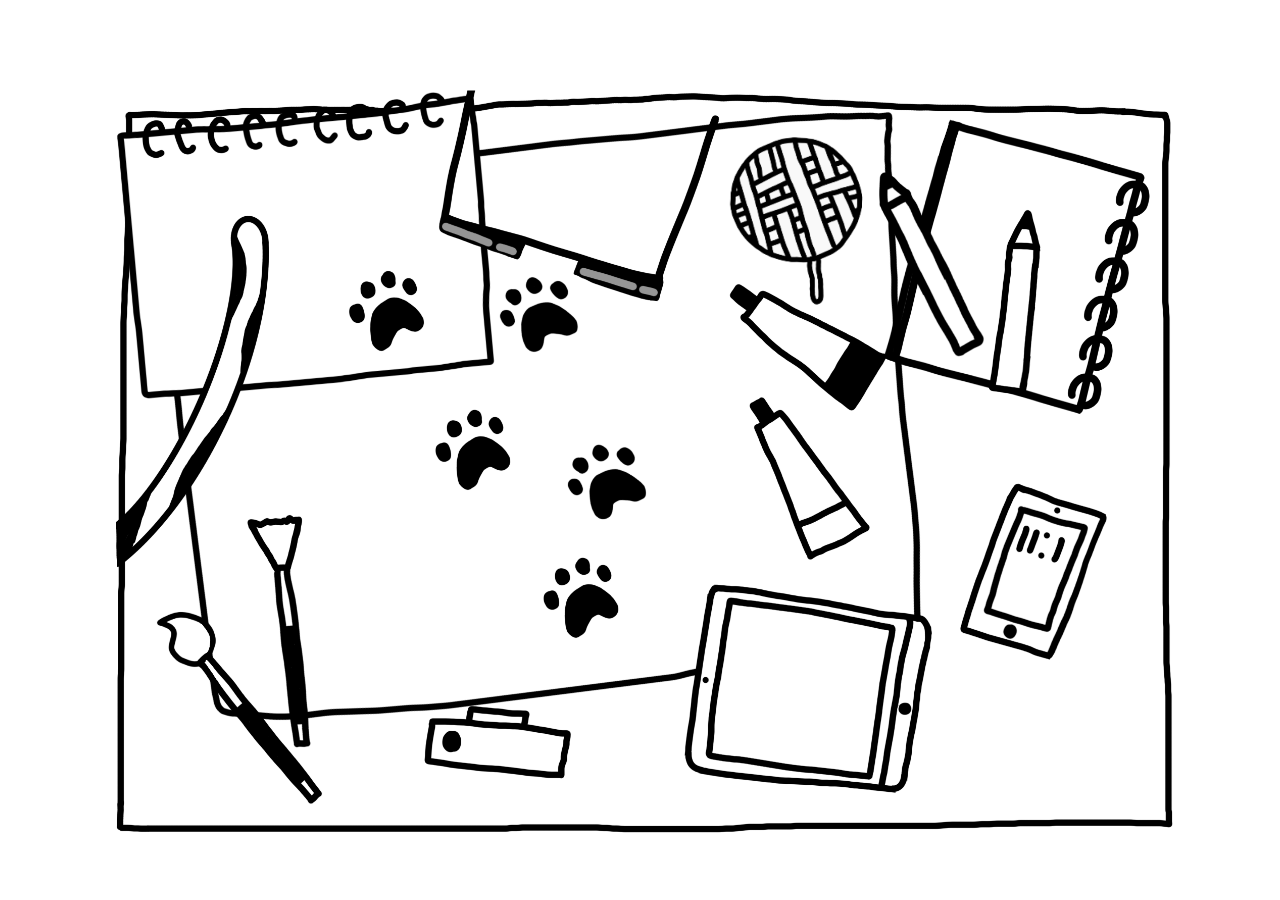
<file: index.html>
<!DOCTYPE html>
<html lang="ko">
<head>
  <meta charset="UTF-8" />
  <meta name="viewport" content="width=device-width, initial-scale=1.0" />
  <title>Doodle Portfolio</title>
  <link rel="preconnect" href="https://fonts.googleapis.com" />
  <link rel="preconnect" href="https://fonts.gstatic.com" crossorigin />
  <link href="https://fonts.googleapis.com/css2?family=Gaegu:wght@400;700&family=Caveat:wght@400;700&display=swap" rel="stylesheet" />
  <link rel="stylesheet" href="style.css" />
</head>
<body>
  <main class="scene">
    <!-- 무대: 배경이 크기를 정하고, 오브젝트 이미지들이 그 위에 겹쳐 얹힘 -->
    <div class="stage" id="stage">
      <img class="bg" src="assets/background.png" alt="책상" />
      <!-- 오브젝트 오버레이 레이어는 script.js에서 생성 -->
    </div>
  </main>
  <div class="tooltip" id="tooltip" hidden></div>
  <script src="script.js"></script>
</body>
</html>
</file>
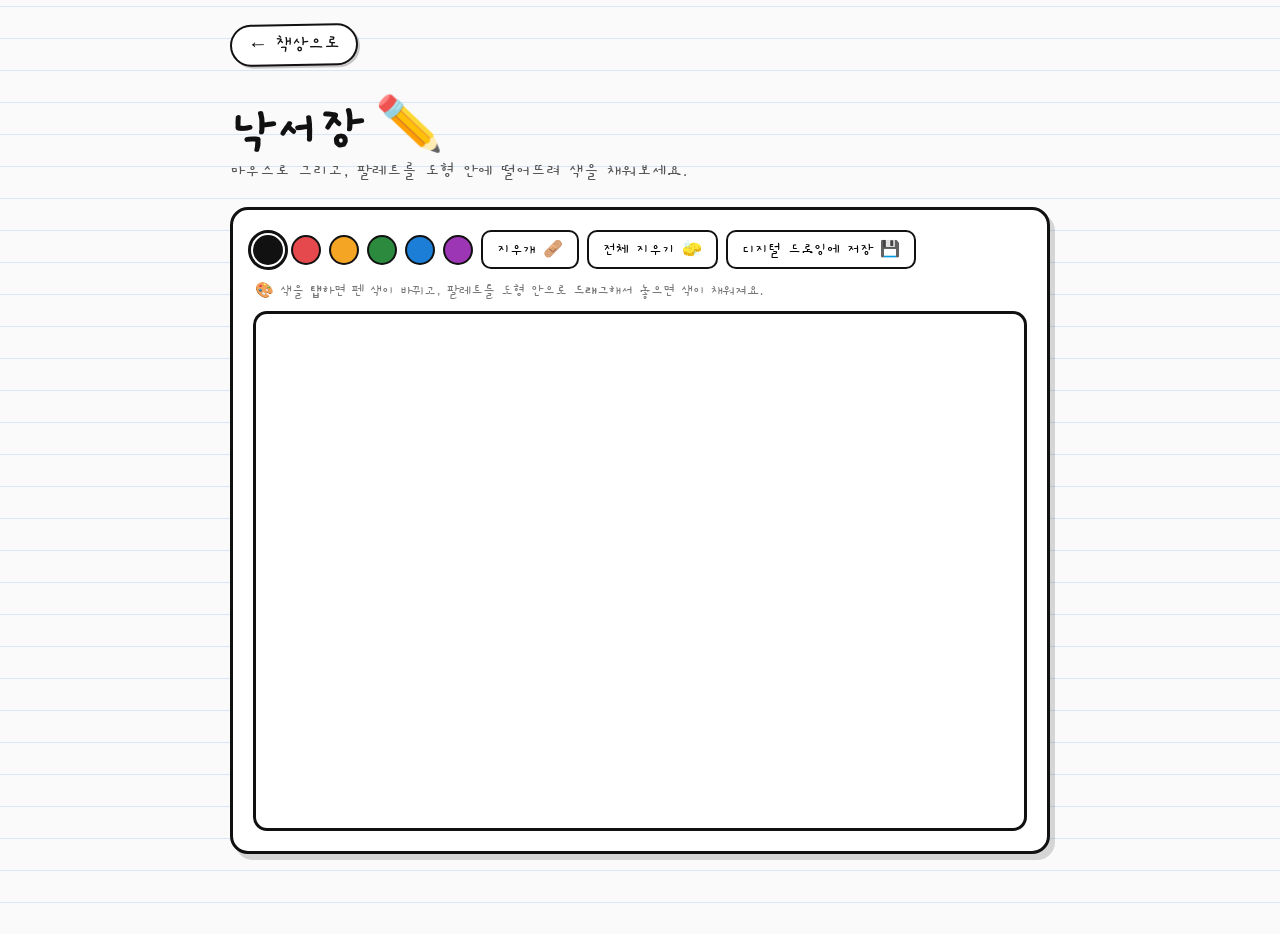
<file: sketchbook.html>
<!DOCTYPE html>
<html lang="ko">
<head>
  <meta charset="UTF-8" />
  <meta name="viewport" content="width=device-width, initial-scale=1.0" />
  <title>낙서장 ✏️</title>
  <link href="https://fonts.googleapis.com/css2?family=Gaegu:wght@400;700&family=Caveat:wght@400;700&display=swap" rel="stylesheet" />
  <link rel="stylesheet" href="pages.css" />
  <style>
    .tinyhint { font-size: 15px; color: #777; margin: 4px 2px 10px; }
    .swatch { touch-action: none; }
    #eraser.active { background: #ffe1e1; outline: 3px solid var(--ink); outline-offset: 2px; }
    .color-chip {
      position: fixed; z-index: 200; width: 30px; height: 30px; border-radius: 50%;
      border: 2px solid var(--ink); box-shadow: 2px 2px 0 rgba(0,0,0,0.25);
      transform: translate(-50%, -50%); pointer-events: none; display: none;
    }
  </style>
</head>
<body>
  <div class="wrap">
    <a class="back" href="index.html">← 책상으로</a>
    <h1>낙서장 ✏️</h1>
    <p class="sub">마우스로 그리고, 팔레트를 도형 안에 떨어뜨려 색을 채워보세요.</p>
    <div class="card">
      <div class="tools">
        <span class="swatch active" style="background:#111" data-color="#111"></span>
        <span class="swatch" style="background:#e5484d" data-color="#e5484d"></span>
        <span class="swatch" style="background:#f5a524" data-color="#f5a524"></span>
        <span class="swatch" style="background:#2b8a3e" data-color="#2b8a3e"></span>
        <span class="swatch" style="background:#1c7ed6" data-color="#1c7ed6"></span>
        <span class="swatch" style="background:#9c36b5" data-color="#9c36b5"></span>
        <button id="eraser">지우개 🩹</button>
        <button id="clear">전체 지우기 🧽</button>
        <button id="save">디지털 드로잉에 저장 💾</button>
      </div>
      <p class="tinyhint">🎨 색을 <b>탭</b>하면 펜 색이 바뀌고, 팔레트를 도형 안으로 <b>드래그</b>해서 놓으면 색이 채워져요.</p>
      <canvas id="pad" class="pad"></canvas>
    </div>
  </div>
  <div class="color-chip" id="chip"></div>
  <script src="storage.js"></script>
  <script>
    const canvas = document.getElementById("pad");
    const ctx = canvas.getContext("2d", { willReadFrequently: true });
    let color = "#111", drawing = false, eraser = false, dpr = 1;

    function fit() {
      const r = canvas.getBoundingClientRect();
      dpr = window.devicePixelRatio || 1;
      canvas.width = r.width * dpr; canvas.height = r.height * dpr;
      ctx.setTransform(dpr, 0, 0, dpr, 0, 0);
      ctx.lineCap = "round"; ctx.lineJoin = "round";
    }
    fit();
    window.addEventListener("resize", fit);

    /* ---- 그리기 / 지우개 ---- */
    const pos = (e) => { const r = canvas.getBoundingClientRect(); return { x: e.clientX - r.left, y: e.clientY - r.top }; };
    canvas.addEventListener("pointerdown", (e) => {
      drawing = true;
      const p = pos(e);
      ctx.beginPath(); ctx.moveTo(p.x, p.y);
      applyStrokeStyle();
      ctx.lineTo(p.x + 0.01, p.y); ctx.stroke(); // 점 찍기
    });
    canvas.addEventListener("pointermove", (e) => {
      if (!drawing) return;
      const p = pos(e);
      ctx.lineTo(p.x, p.y); ctx.stroke();
    });
    const stop = () => { drawing = false; ctx.globalCompositeOperation = "source-over"; };
    canvas.addEventListener("pointerup", stop);
    canvas.addEventListener("pointerleave", stop);
    function applyStrokeStyle() {
      if (eraser) {
        ctx.globalCompositeOperation = "destination-out";
        ctx.strokeStyle = "rgba(0,0,0,1)";
        ctx.lineWidth = 20;
      } else {
        ctx.globalCompositeOperation = "source-over";
        ctx.strokeStyle = color;
        ctx.lineWidth = 4;
      }
    }

    /* ---- 팔레트: 탭 = 펜 색 선택 / 드래그 = 색 채우기 ---- */
    const chip = document.getElementById("chip");
    let start = null, dragging = false;
    function selectColor(sw) {
      color = sw.dataset.color; setEraser(false);
      document.querySelectorAll(".swatch").forEach((x) => x.classList.remove("active"));
      sw.classList.add("active");
    }
    document.querySelectorAll(".swatch").forEach((sw) => {
      sw.addEventListener("pointerdown", (e) => {
        e.preventDefault();
        start = { x: e.clientX, y: e.clientY, color: sw.dataset.color, sw };
        dragging = false;
        try { sw.setPointerCapture(e.pointerId); } catch (_) {}
      });
      sw.addEventListener("pointermove", (e) => {
        if (!start) return;
        if (!dragging && Math.hypot(e.clientX - start.x, e.clientY - start.y) > 6) {
          dragging = true;
          chip.style.background = start.color; chip.style.display = "block";
        }
        if (dragging) { chip.style.left = e.clientX + "px"; chip.style.top = e.clientY + "px"; }
      });
      sw.addEventListener("pointerup", (e) => {
        if (start) {
          if (dragging) {
            chip.style.display = "none";
            const r = canvas.getBoundingClientRect();
            if (e.clientX >= r.left && e.clientX <= r.right && e.clientY >= r.top && e.clientY <= r.bottom) {
              floodFill(Math.round((e.clientX - r.left) * dpr), Math.round((e.clientY - r.top) * dpr), start.color);
            }
          } else {
            selectColor(start.sw);
          }
        }
        start = null; dragging = false;
      });
    });

    /* ---- 색 채우기 (플러드 필) ---- */
    function hexToRgb(h) {
      const n = parseInt(h.slice(1), 16);
      return { r: (n >> 16) & 255, g: (n >> 8) & 255, b: n & 255 };
    }
    function floodFill(sx, sy, hex) {
      const w = canvas.width, h = canvas.height;
      if (sx < 0 || sy < 0 || sx >= w || sy >= h) return;
      const img = ctx.getImageData(0, 0, w, h), d = img.data;
      const at = (x, y) => (y * w + x) * 4;
      const s = at(sx, sy);
      const tr = d[s], tg = d[s + 1], tb = d[s + 2], ta = d[s + 3];
      const f = hexToRgb(hex), tol = 60;
      if (Math.abs(tr - f.r) < 20 && Math.abs(tg - f.g) < 20 && Math.abs(tb - f.b) < 20 && ta > 240) return;
      const match = (i) => Math.abs(d[i] - tr) <= tol && Math.abs(d[i + 1] - tg) <= tol && Math.abs(d[i + 2] - tb) <= tol && Math.abs(d[i + 3] - ta) <= tol;
      const stack = [[sx, sy]];
      while (stack.length) {
        const [x, y] = stack.pop();
        if (x < 0 || y < 0 || x >= w || y >= h) continue;
        const i = at(x, y);
        if (!match(i)) continue;
        d[i] = f.r; d[i + 1] = f.g; d[i + 2] = f.b; d[i + 3] = 255;
        stack.push([x + 1, y], [x - 1, y], [x, y + 1], [x, y - 1]);
      }
      ctx.putImageData(img, 0, 0);
    }

    /* ---- 버튼 ---- */
    function setEraser(on) {
      eraser = on;
      document.getElementById("eraser").classList.toggle("active", on);
    }
    document.getElementById("eraser").addEventListener("click", () => setEraser(!eraser));
    document.getElementById("clear").addEventListener("click", () => {
      ctx.save(); ctx.setTransform(1, 0, 0, 1, 0, 0);
      ctx.clearRect(0, 0, canvas.width, canvas.height); ctx.restore();
    });
    document.getElementById("save").addEventListener("click", () => {
      if (saveDrawingFromCanvas(canvas, "낙서장")) showToast("저장됐어요! 디지털 드로잉에서 볼 수 있어요 🎨");
    });
  </script>
</body>
</html>
</file>
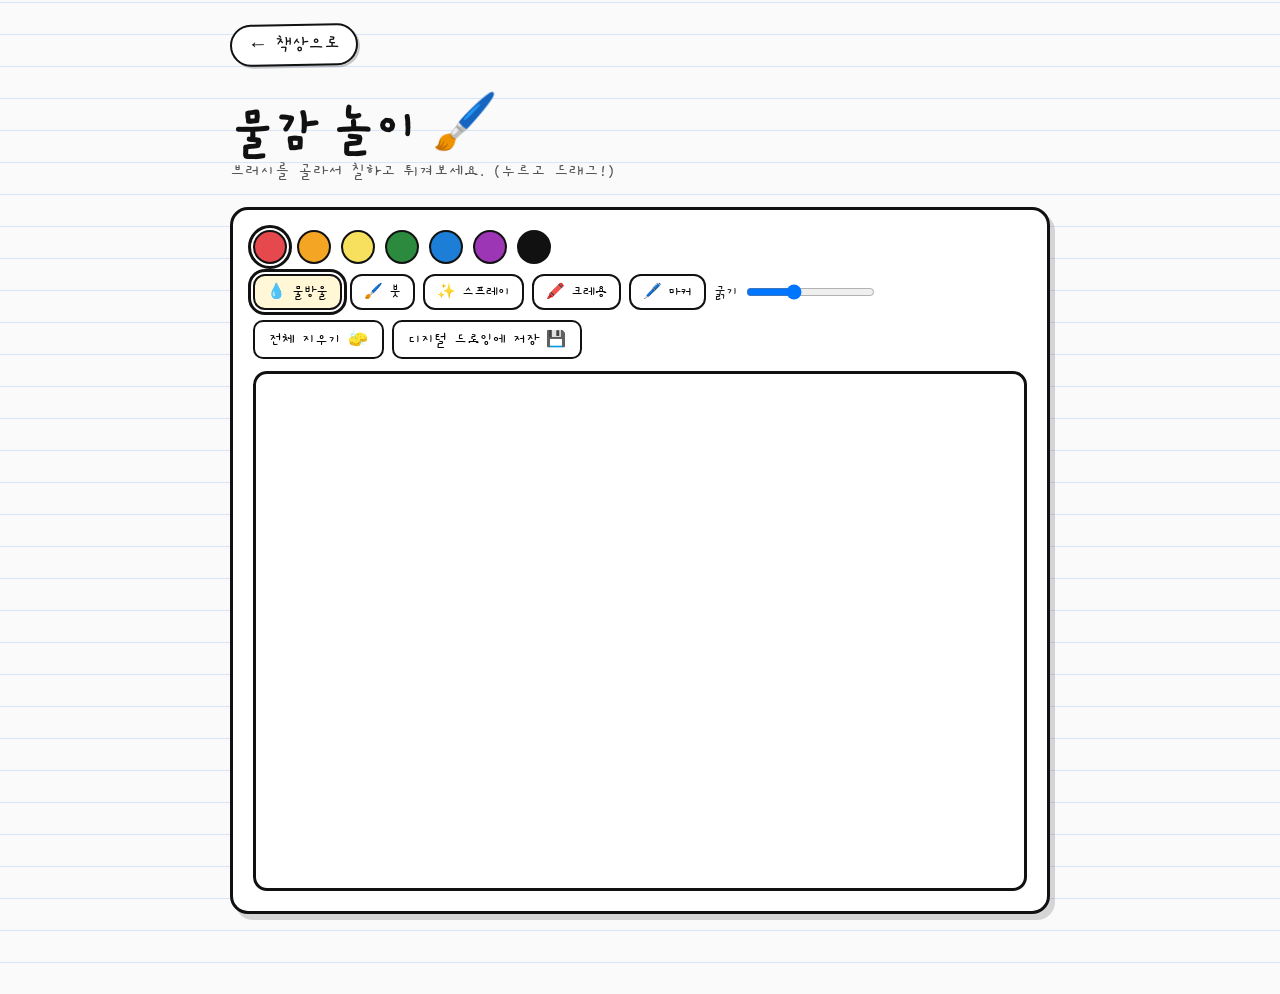
<file: watercolor.html>
<!DOCTYPE html>
<html lang="ko">
<head>
  <meta charset="UTF-8" />
  <meta name="viewport" content="width=device-width, initial-scale=1.0" />
  <title>물감 놀이 🖌️</title>
  <link href="https://fonts.googleapis.com/css2?family=Gaegu:wght@400;700&family=Caveat:wght@400;700&display=swap" rel="stylesheet" />
  <link rel="stylesheet" href="pages.css" />
  <style>
    .paintwrap { position: relative; }
    canvas.paint { width: 100%; height: min(60vh, 520px); background: #fff; border: 3px solid var(--ink); border-radius: 14px; display: block; cursor: crosshair; touch-action: none; }
    .palette { display: flex; gap: 10px; margin-bottom: 10px; flex-wrap: wrap; align-items: center; }
    .dot { width: 34px; height: 34px; border-radius: 50%; border: 2px solid var(--ink); cursor: pointer; }
    .dot.active { outline: 3px solid var(--ink); outline-offset: 2px; }
    .brushes { display: flex; gap: 8px; flex-wrap: wrap; align-items: center; margin-bottom: 10px; }
    .brush { font-family: inherit; cursor: pointer; border: 2px solid var(--ink); border-radius: 12px; background: #fff; padding: 6px 12px; font-size: 15px; }
    .brush.active { background: #fff7d6; outline: 3px solid var(--ink); outline-offset: 2px; }
    .sizewrap { display: flex; align-items: center; gap: 6px; font-size: 15px; }
    .tools button { font-family: inherit; cursor: pointer; border: 2px solid var(--ink); border-radius: 10px; background: #fff; padding: 7px 14px; font-size: 16px; }
  </style>
</head>
<body>
  <div class="wrap">
    <a class="back" href="index.html">← 책상으로</a>
    <h1>물감 놀이 🖌️</h1>
    <p class="sub">브러시를 골라서 칠하고 튀겨보세요. (누르고 드래그!)</p>
    <div class="card">
      <div class="tools palette" id="palette"></div>
      <div class="brushes" id="brushes">
        <button class="brush active" data-brush="splat">💧 물방울</button>
        <button class="brush" data-brush="brush">🖌️ 붓</button>
        <button class="brush" data-brush="spray">✨ 스프레이</button>
        <button class="brush" data-brush="crayon">🖍️ 크레용</button>
        <button class="brush" data-brush="marker">🖊️ 마커</button>
        <label class="sizewrap">굵기 <input type="range" id="size" min="6" max="46" value="20" /></label>
      </div>
      <div class="tools">
        <button id="clear">전체 지우기 🧽</button>
        <button id="save">디지털 드로잉에 저장 💾</button>
      </div>
      <div class="paintwrap"><canvas id="paint" class="paint"></canvas></div>
    </div>
  </div>
  <script src="storage.js"></script>
  <script>
    const COLORS = ["#e5484d", "#f5a524", "#f6e05e", "#2b8a3e", "#1c7ed6", "#9c36b5", "#111"];
    const canvas = document.getElementById("paint");
    const ctx = canvas.getContext("2d");
    let color = COLORS[0], brush = "splat", size = 20;
    let dpr = 1, down = false, hx = 0, hy = 0, lastX = 0, lastY = 0;

    function fit() {
      const r = canvas.getBoundingClientRect();
      dpr = window.devicePixelRatio || 1;
      canvas.width = r.width * dpr; canvas.height = r.height * dpr;
      ctx.setTransform(dpr, 0, 0, dpr, 0, 0);
    }
    fit(); window.addEventListener("resize", fit);

    /* 팔레트 */
    const palette = document.getElementById("palette");
    COLORS.forEach((c, i) => {
      const d = document.createElement("div");
      d.className = "dot" + (i === 0 ? " active" : "");
      d.style.background = c;
      d.addEventListener("click", () => { color = c; palette.querySelectorAll(".dot").forEach((x) => x.classList.remove("active")); d.classList.add("active"); });
      palette.appendChild(d);
    });
    /* 브러시 선택 */
    document.querySelectorAll(".brush").forEach((b) => b.addEventListener("click", () => {
      brush = b.dataset.brush;
      document.querySelectorAll(".brush").forEach((x) => x.classList.remove("active"));
      b.classList.add("active");
    }));
    document.getElementById("size").addEventListener("input", (e) => { size = +e.target.value; });

    /* ---- 브러시별 그리기 ---- */
    function dab(x, y, r, alpha) {
      ctx.save(); ctx.globalAlpha = alpha; ctx.fillStyle = color;
      ctx.beginPath(); ctx.arc(x, y, r, 0, Math.PI * 2); ctx.fill(); ctx.restore();
    }
    function splat(x, y, radius) {
      ctx.save(); ctx.fillStyle = color; ctx.globalAlpha = 0.85; ctx.beginPath();
      const pts = 14;
      for (let i = 0; i <= pts; i++) {
        const a = (i / pts) * Math.PI * 2, rr = radius * (0.7 + Math.random() * 0.6);
        const px = x + Math.cos(a) * rr, py = y + Math.sin(a) * rr;
        i === 0 ? ctx.moveTo(px, py) : ctx.lineTo(px, py);
      }
      ctx.closePath(); ctx.fill();
      const n = 6 + Math.floor(Math.random() * 6);
      for (let i = 0; i < n; i++) {
        const ang = Math.random() * Math.PI * 2, dist = radius + Math.random() * radius * 3;
        ctx.beginPath();
        ctx.arc(x + Math.cos(ang) * dist, y + Math.sin(ang) * dist, 1 + Math.random() * radius * 0.35, 0, Math.PI * 2);
        ctx.fill();
      }
      ctx.restore();
    }
    function spray(x, y) {
      const n = 18 + Math.floor(size);
      for (let i = 0; i < n; i++) {
        const a = Math.random() * Math.PI * 2, d = Math.random() * size * 1.4;
        dab(x + Math.cos(a) * d, y + Math.sin(a) * d, 0.6 + Math.random() * 1.6, 0.5);
      }
    }
    // 두 점 사이를 촘촘히 채워 부드러운 획
    function along(x0, y0, x1, y1, step, draw) {
      const dist = Math.hypot(x1 - x0, y1 - y0);
      const n = Math.max(1, Math.floor(dist / step));
      for (let i = 0; i <= n; i++) { const t = i / n; draw(x0 + (x1 - x0) * t, y0 + (y1 - y0) * t); }
    }
    function stroke(x0, y0, x1, y1) {
      if (brush === "brush") {
        along(x0, y0, x1, y1, Math.max(1, size / 6), (x, y) => dab(x, y, size / 2, 0.35));
      } else if (brush === "marker") {
        ctx.save(); ctx.globalAlpha = 0.9; ctx.strokeStyle = color;
        ctx.lineCap = "round"; ctx.lineJoin = "round"; ctx.lineWidth = size * 0.7;
        ctx.beginPath(); ctx.moveTo(x0, y0); ctx.lineTo(x1, y1); ctx.stroke(); ctx.restore();
      } else if (brush === "crayon") {
        along(x0, y0, x1, y1, Math.max(1, size / 8), (x, y) => {
          for (let k = 0; k < 5; k++) {
            const a = Math.random() * Math.PI * 2, rr = Math.random() * size * 0.5;
            dab(x + Math.cos(a) * rr, y + Math.sin(a) * rr, size * 0.12, 0.25);
          }
        });
      } else if (brush === "spray") {
        along(x0, y0, x1, y1, Math.max(2, size / 3), (x, y) => spray(x, y));
      }
    }

    const pos = (e) => { const r = canvas.getBoundingClientRect(); return { x: e.clientX - r.left, y: e.clientY - r.top }; };
    canvas.addEventListener("pointerdown", (e) => {
      const p = pos(e); down = true; hx = lastX = p.x; hy = lastY = p.y;
      if (brush === "splat") splat(p.x, p.y, size * 0.9);
      else if (brush === "spray") spray(p.x, p.y);
      else stroke(p.x, p.y, p.x + 0.01, p.y);
    });
    canvas.addEventListener("pointermove", (e) => {
      const p = pos(e); hx = p.x; hy = p.y;
      if (down && brush !== "splat") { stroke(lastX, lastY, p.x, p.y); }
      lastX = p.x; lastY = p.y;
    });
    const stop = () => (down = false);
    canvas.addEventListener("pointerup", stop);
    canvas.addEventListener("pointerleave", stop);
    // 물방울: 누르고 있으면 계속 번짐
    setInterval(() => { if (down && brush === "splat") splat(hx, hy, size * 0.5 + Math.random() * size * 0.4); }, 90);

    document.getElementById("clear").addEventListener("click", () => {
      ctx.save(); ctx.setTransform(1, 0, 0, 1, 0, 0);
      ctx.clearRect(0, 0, canvas.width, canvas.height); ctx.restore();
    });
    document.getElementById("save").addEventListener("click", () => {
      if (saveDrawingFromCanvas(canvas, "물감놀이")) showToast("저장됐어요! 디지털 드로잉에서 볼 수 있어요 🎨");
    });
  </script>
</body>
</html>
</file>
<file: style.css>
:root { --ink: #111; --paper: #fdfcf8; }
* { box-sizing: border-box; }
html, body { margin: 0; min-height: 100%; font-family: "Gaegu", "Caveat", sans-serif; color: var(--ink); background: #fff; }

.scene { min-height: 100vh; display: flex; align-items: center; justify-content: center; padding: 2vh 2vw; }

/* ===== 무대: 배경 이미지가 크기를 결정 =====
   배경 비율 2360:1640(≈1.44:1). 가로(vw)뿐 아니라 세로(vh)에도 맞춰
   전체가 화면에 들어오게 함 → 핸드폰 가로모드에서도 잘림 없이 보임 */
.stage { position: relative; display: inline-block; width: min(96vw, calc(92vh * 1.44), 1200px); line-height: 0;
  /* 고양이·꼬리가 책상(background.png 그린 영역) 밖으로 삐져나오면 잘리게 */
  clip-path: inset(6.6% 5% 3.5% 5.8%); }
@supports (height: 100dvh) {
  .stage { width: min(96vw, calc(92dvh * 1.44), 1200px); }
}
.bg { display: block; width: 100%; height: auto; user-select: none; -webkit-user-drag: none; }

/* 오브젝트 오버레이: 전부 배경과 같은 크기로 겹쳐 얹힘. 클릭 판정은 JS가 픽셀로 처리 */
.layer {
  position: absolute; inset: 0; width: 100%; height: 100%;
  pointer-events: none; user-select: none; -webkit-user-drag: none;
  transition: transform .15s ease, filter .15s ease;
  transform-origin: center;
}
.layer.hot { filter: drop-shadow(0 4px 6px rgba(0,0,0,0.28)); }

/* 꼬리: 평소 부드럽게 살랑살랑 (회전축 = 꼬리 밑동) */
.layer.sway { transform-origin: 7.3% 64%; animation: sway 3.4s ease-in-out infinite; }
/* 클릭 반응: 흔들림이 잠깐 빨라짐 */
.layer.sway.excited { animation-duration: 0.4s; }
/* 고양이가 나와 있는 동안 꼬리는 숨김 */
.layer.sway.cat-out { opacity: 0; transition: opacity .2s ease; }
@keyframes sway {
  0%, 100% { transform: rotate(-3deg); }
  50%      { transform: rotate(3.5deg); }
}
@media (prefers-reduced-motion: reduce) { .layer.sway { animation: none; } }

/* 고양이: tail 클릭 시 왼쪽에서 통통 튀어나옴 */
.cat-pop {
  position: absolute; inset: 0; width: 100%; height: 100%;
  object-fit: contain; pointer-events: none;
  opacity: 0; transform: translateX(-11%) scale(0.94); transform-origin: 8% 62%;
  transition: transform .5s cubic-bezier(.34, 1.56, .64, 1), opacity .28s ease;
}
.cat-pop.show { opacity: 1; transform: translateX(0) scale(1); }

/* 클릭 캡처용 투명 오버레이 (stage 전체를 덮음) */
.hit { position: absolute; inset: 0; cursor: default; touch-action: none; }

/* 마우스 올린 오브젝트 이름표 */
.tooltip {
  position: fixed; z-index: 60; pointer-events: none;
  background: var(--paper); color: var(--ink);
  font-family: "Gaegu", sans-serif; font-size: 18px; line-height: 1.2;
  padding: 4px 12px; border: 2px solid var(--ink);
  border-radius: 14px 14px 14px 2px; box-shadow: 2px 2px 0 rgba(0,0,0,0.2);
  transform: translate(-50%, -130%) rotate(-3deg); white-space: nowrap;
}
.tooltip[hidden] { display: none; }

/* ===== 연필 그리기 ===== */
/* 오른쪽 위 세로 연필 클릭 영역 */
.pencil-hotspot { position: absolute; left: 76%; top: 20%; width: 10%; height: 28%; background: transparent; border: none; padding: 0; cursor: pointer; z-index: 6; }
/* 그림이 그려지는 캔버스 (평소 클릭 통과, 그리기 모드에서만 활성) */
.draw-layer { position: absolute; inset: 0; width: 100%; height: 100%; z-index: 8; pointer-events: none; }
.draw-layer.active { pointer-events: auto; cursor: none; touch-action: none; }
/* 연필 든 손 커서 */
.pencil-cursor { position: fixed; top: 0; left: 0; z-index: 300; pointer-events: none; display: none; filter: drop-shadow(0 3px 3px rgba(0,0,0,0.2)); }
.pencil-cursor.on { display: block; }
/* 그리기 툴바 */
.draw-toolbar { position: fixed; left: 50%; bottom: 22px; transform: translateX(-50%); z-index: 320; display: none; gap: 8px; }
.draw-toolbar.on { display: flex; }
.draw-toolbar button { font-family: "Gaegu", sans-serif; font-size: 16px; cursor: pointer; border: 2px solid var(--ink); border-radius: 12px; background: #fff; padding: 8px 16px; box-shadow: 2px 2px 0 rgba(0,0,0,0.2); }
.draw-toolbar button:hover { background: #fee75c; }

/* ===== 붓칠(브러시) ===== */
.brush-hotspot { position: absolute; background: transparent; border: none; padding: 0; cursor: pointer; z-index: 6; }
.brush-layer { position: absolute; inset: 0; width: 100%; height: 100%; z-index: 9; pointer-events: none; }
.brush-layer.active { pointer-events: auto; cursor: none; touch-action: none; }
.brush-cursor { position: fixed; top: 0; left: 0; z-index: 300; pointer-events: none; display: none; filter: drop-shadow(0 3px 3px rgba(0,0,0,0.2)); }
.brush-cursor.on { display: block; }
/* 오른쪽에서 튀어나오는 팔레트 */
.brush-palette { position: fixed; top: 15%; right: 1.5vw; width: min(300px, 34vw); z-index: 250;
  transform: translateX(122%); opacity: 0; transition: transform .5s cubic-bezier(.34,1.5,.55,1), opacity .35s ease; pointer-events: none; }
.brush-palette.on { transform: translateX(0); opacity: 1; pointer-events: auto; }
.pal-img { width: 100%; height: auto; display: block; pointer-events: none; user-select: none; -webkit-user-drag: none; }
.pal-well { position: absolute; width: 13%; height: 13%; border-radius: 50%; transform: translate(-50%,-50%);
  border: 2px solid rgba(0,0,0,0.55); cursor: pointer; box-shadow: 0 1px 2px rgba(0,0,0,0.3); }
.pal-well.sel { outline: 3px solid var(--ink); outline-offset: 2px; }
.brush-toolbar { position: fixed; left: 50%; bottom: 22px; transform: translateX(-50%); z-index: 320; display: none; gap: 8px; align-items: center; }
.brush-toolbar.on { display: flex; }
.brush-toolbar button { font-family: "Gaegu", sans-serif; font-size: 16px; cursor: pointer; border: 2px solid var(--ink); border-radius: 12px; background: #fff; padding: 8px 14px; box-shadow: 2px 2px 0 rgba(0,0,0,0.2); }
.brush-toolbar button.sel { background: #fff7d6; }
.brush-toolbar button:hover { background: #fee75c; }
.brush-swatch { width: 22px; height: 22px; border-radius: 50%; border: 2px solid var(--ink); box-shadow: inset 0 0 0 2px #fff; }

/* ===== 발자국 → 잉크 고양이 ===== */
.paw-hotspot { position: absolute; background: transparent; border: none; padding: 0; cursor: pointer; z-index: 6; }
.ink-cat { position: absolute; width: 17%; height: auto; opacity: 0; pointer-events: none; z-index: 7;
  transition: transform .45s cubic-bezier(.34, 1.56, .64, 1), opacity .3s ease; user-select: none; -webkit-user-drag: none; }
</file>
<file: pages.css>
:root { --ink: #111; --paper: #fdfcf8; }
* { box-sizing: border-box; }
html, body { margin: 0; min-height: 100%; font-family: "Gaegu", "Caveat", sans-serif; color: var(--ink);
  background:
    linear-gradient(0deg, rgba(0,0,0,0.02), rgba(0,0,0,0.02)),
    repeating-linear-gradient(0deg, #fff, #fff 31px, #dbeafe 31px, #dbeafe 32px);
}
.wrap { max-width: 860px; margin: 0 auto; padding: 24px 20px 80px; }

.back {
  display: inline-flex; align-items: center; gap: 6px;
  font-family: inherit; font-size: 20px; text-decoration: none; color: var(--ink);
  border: 2px solid var(--ink); background: #fff; border-radius: 999px;
  padding: 6px 16px; box-shadow: 2px 2px 0 rgba(0,0,0,0.2); transform: rotate(-1deg);
}
.back:hover { background: #fee75c; }

h1 { font-family: "Caveat", "Gaegu", cursive; font-size: clamp(34px, 6vw, 54px); margin: 18px 0 4px; transform: rotate(-1.5deg); }
.sub { font-size: 18px; color: #555; margin: 0 0 24px; }

/* 손그림 카드 */
.card { background: #fff; border: 3px solid var(--ink); border-radius: 18px; box-shadow: 5px 6px 0 rgba(0,0,0,0.15); padding: 20px; }

/* 채팅 */
.phone { max-width: 340px; margin: 0 auto; background: #111; border-radius: 40px; padding: 18px 12px 26px; }
.screen { background: #cfe9d8; border-radius: 28px; padding: 16px 12px; min-height: 460px; display: flex; flex-direction: column; gap: 10px; }
.cname { text-align: center; font-weight: 700; color: #2b5c3f; }
.bubble { max-width: 78%; padding: 9px 13px; border-radius: 16px; font-size: 17px; line-height: 1.3; }
.them { align-self: flex-start; background: #fff; border-bottom-left-radius: 4px; }
.me { align-self: flex-end; background: #fee75c; border-bottom-right-radius: 4px; }

/* 갤러리 */
.grid { display: grid; grid-template-columns: repeat(auto-fill, minmax(200px, 1fr)); gap: 18px; }
figure { margin: 0; background: #fff; border: 3px solid var(--ink); border-radius: 12px; padding: 10px 10px 8px;
  transform: rotate(var(--t, -1deg)); box-shadow: 4px 4px 0 rgba(0,0,0,0.15); }
figure:nth-child(even) { --t: 1.5deg; }
.thumb { width: 100%; aspect-ratio: 4/3; border-radius: 6px; display: flex; align-items: center; justify-content: center;
  color: #999; font-size: 15px; text-align: center;
  background: repeating-linear-gradient(45deg,#f2f2f2,#f2f2f2 10px,#e8e8e8 10px,#e8e8e8 20px); }
.thumb-img { width: 100%; aspect-ratio: 4/3; border-radius: 6px; object-fit: contain; background: #fff; display: block; }
.thumb-photo { width: 100%; aspect-ratio: 4/3; border-radius: 6px; object-fit: cover; background: #eee; display: block; }
figcaption { text-align: center; font-size: 17px; padding-top: 6px; display: flex; align-items: center; justify-content: center; gap: 8px; }
.del { border: 2px solid var(--ink); background: #fff; border-radius: 999px; width: 26px; height: 26px; font-size: 13px; cursor: pointer; line-height: 1; padding: 0; }
.del:hover { background: #ffe1e1; }
.empty { font-size: 18px; color: #666; padding: 24px 4px; }

/* 저장 완료 토스트 */
.toast { position: fixed; left: 50%; bottom: 28px; transform: translate(-50%, 20px);
  background: var(--ink); color: #fff; font-family: "Gaegu", sans-serif; font-size: 18px;
  padding: 10px 20px; border-radius: 999px; box-shadow: 3px 3px 0 rgba(0,0,0,0.2);
  opacity: 0; transition: opacity .25s ease, transform .25s ease; z-index: 100; pointer-events: none; }
.toast.show { opacity: 1; transform: translate(-50%, 0); }

/* 폰 크롭: 큰 캔버스 안의 폰만 잘라서 크게 보여줌 (외곽박스 좌35 상23.5 폭31.33 높65.95) */
/* 종횡비는 폰 외곽박스의 실제 픽셀비 (폭 0.3133*2360=739 : 높이 0.6595*1640=1082) */
.phone-crop { position: relative; margin: 0 auto; overflow: hidden; aspect-ratio: 739 / 1082; }
.phone-frame-img {
  position: absolute; width: 319.2%; left: -111.7%; top: -35.63%; height: auto;
  pointer-events: none; user-select: none; -webkit-user-drag: none;
}

/* 잠금화면: 폰 크게(≈4배) */
.lockwrap { text-align: center; }
.lock-crop { width: min(300px, 92vw); cursor: pointer; transition: transform .18s ease; }
.lock-crop:hover { transform: scale(1.02) rotate(-0.5deg); }
.tap-hint { font-size: 18px; color: #666; transform: rotate(-1.5deg); }

/* 채팅: 프레임은 phone_01 이미지, 내부 UI는 화면 영역에 얹음 */
.chat-crop { width: min(300px, 92vw); animation: pop .28s ease; }
.phone-screen-area {
  position: absolute; left: 11.5%; top: 13.5%; width: 76.5%; height: 71.5%;
  display: flex; flex-direction: column;
}
.chat-header {
  display: flex; align-items: center; gap: 7px;
  border-bottom: 2px dashed var(--ink); padding: 0 2px 7px; margin-bottom: 6px;
}
.chat-avatar { font-size: 19px; }
#chatName { font-weight: 700; font-size: 18px; }
.chat-log {
  flex: 1 1 auto; min-height: 0; overflow-y: auto;
  display: flex; flex-direction: column; gap: 8px; padding: 4px 2px;
}
.chat-log .bubble { animation: rise .25s ease; }
@keyframes rise { from { opacity: 0; transform: translateY(6px); } to { opacity: 1; transform: none; } }

/* 타이핑 표시 */
.typing { align-self: flex-start; background: #fff; border: 2px solid var(--ink);
  border-radius: 16px; border-bottom-left-radius: 4px; padding: 10px 14px; display: inline-flex; gap: 5px; }
.typing i { width: 7px; height: 7px; background: #888; border-radius: 50%; display: inline-block;
  animation: blink 1.1s infinite ease-in-out; }
.typing i:nth-child(2) { animation-delay: .18s; }
.typing i:nth-child(3) { animation-delay: .36s; }
@keyframes blink { 0%, 80%, 100% { opacity: .25; transform: translateY(0); } 40% { opacity: 1; transform: translateY(-3px); } }

.phone-screen-area .bubble { font-size: 15px; padding: 7px 11px; max-width: 82%; }
.chat-input { display: flex; gap: 6px; margin-top: 6px; align-items: center; }
.chat-input input {
  flex: 1; min-width: 0; font-family: inherit; font-size: 15px; color: var(--ink);
  border: 2px solid var(--ink); border-radius: 14px; padding: 7px 11px; background: #fdfdfb;
}
.chat-input input:focus { outline: none; box-shadow: 2px 2px 0 rgba(0,0,0,0.15); }
.chat-input button {
  flex: none; width: 38px; height: 38px; font-family: inherit; font-size: 20px; font-weight: 700;
  cursor: pointer; border: 2px solid var(--ink); border-radius: 50%; background: #fee75c;
  box-shadow: 2px 2px 0 rgba(0,0,0,0.2); line-height: 1; padding: 0;
}
.chat-input button:hover { background: #ffe12e; }
.chat-input button:disabled { opacity: .5; cursor: default; box-shadow: none; }
.chat-input .emoji-btn {
  flex: none; width: 30px; height: 34px; border: none; background: none;
  font-size: 19px; box-shadow: none; padding: 0; border-radius: 0;
}
.chat-input .emoji-btn:hover { background: none; transform: scale(1.15); }

/* 이모티콘 트레이 */
.emoji-tray {
  display: flex; gap: 6px; overflow-x: auto; padding: 6px 2px 4px;
  border-top: 2px dashed var(--ink); margin-top: 4px;
}
.emoji-tray[hidden] { display: none; }
.emoji-item {
  flex: none; width: 44px; height: 44px; border: 2px solid var(--ink);
  border-radius: 12px; background: #fff; padding: 3px; cursor: pointer;
}
.emoji-item:hover { background: #fff7d6; }
.emoji-item img { width: 100%; height: 100%; object-fit: contain; display: block; }

/* 이모티콘(스티커) 말풍선 — 배경/테두리 없이 이미지만 */
.bubble.sticker { background: transparent; border: none; box-shadow: none; }
.phone-screen-area .bubble.sticker { padding: 0; max-width: none; }
.bubble.sticker img { width: 84px; height: 84px; object-fit: contain; display: block; }

/* 그리기 도구 */
.tools { display: flex; gap: 8px; align-items: center; flex-wrap: wrap; margin-bottom: 12px; }
.tools button, .swatch { font-family: inherit; cursor: pointer; border: 2px solid var(--ink); border-radius: 10px; background: #fff; padding: 7px 14px; font-size: 16px; }
.swatch { width: 30px; height: 30px; padding: 0; border-radius: 50%; }
.swatch.active { outline: 3px solid var(--ink); outline-offset: 2px; }
canvas.pad { width: 100%; height: min(60vh, 520px); background: #fff; border: 3px solid var(--ink); border-radius: 14px; touch-action: none; cursor: crosshair; display: block; }
</file>
